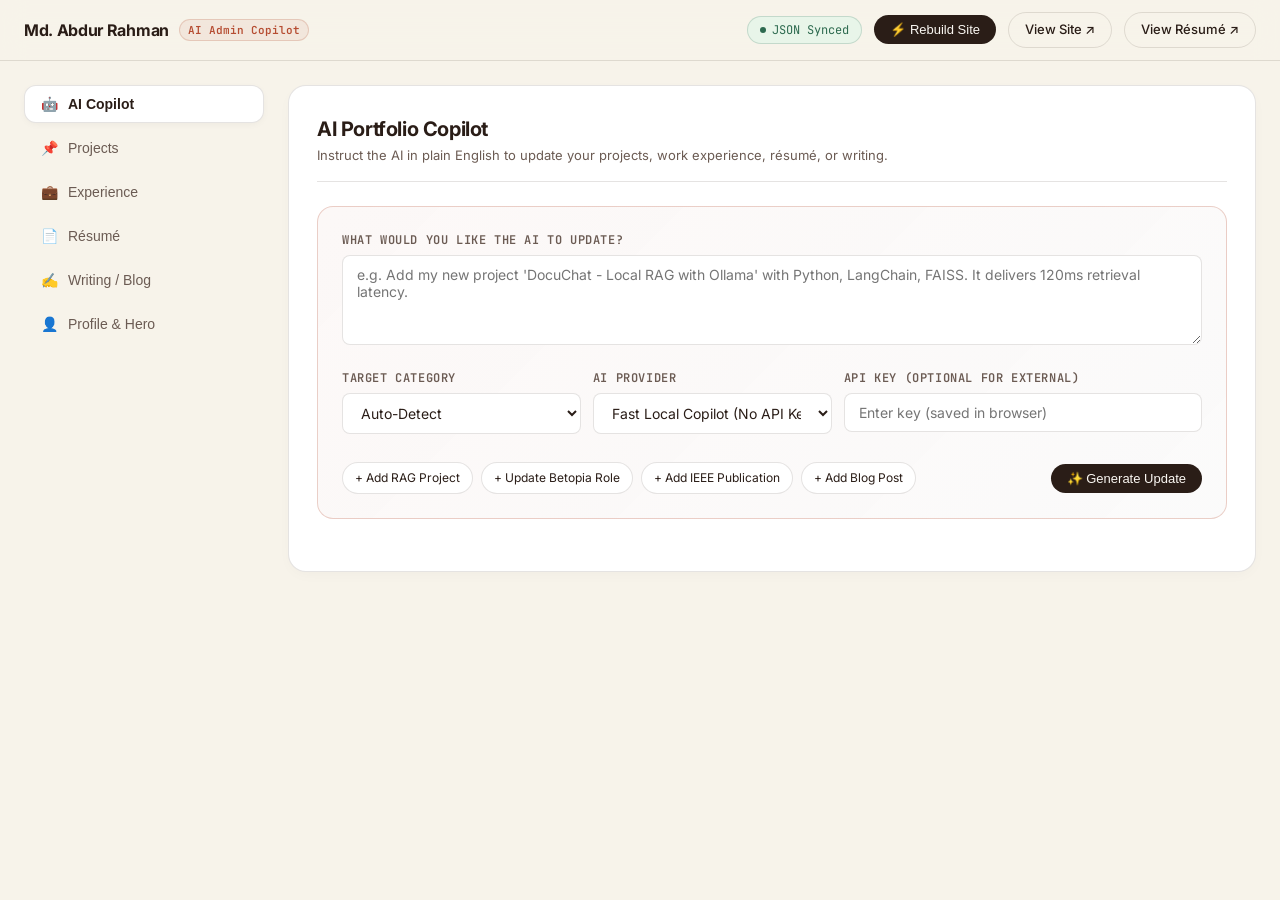
<file: admin/index.html>
<!DOCTYPE html>
<html lang="en">
<head>
  <meta charset="UTF-8">
  <meta name="viewport" content="width=device-width, initial-scale=1.0">
  <title>Admin Dashboard & AI Copilot — Md. Abdur Rahman</title>
  <link rel="preconnect" href="https://fonts.googleapis.com">
  <link rel="preconnect" href="https://fonts.gstatic.com" crossorigin>
  <link href="https://fonts.googleapis.com/css2?family=Inter:wght@400;500;600;700&family=JetBrains+Mono:wght@400;500;600&display=swap" rel="stylesheet">
  <link rel="stylesheet" href="admin.css">
</head>
<body>

  <!-- Top Header Bar -->
  <header class="admin-header">
    <div class="brand-badge">
      <h1>Md. Abdur Rahman</h1>
      <span class="badge-tag">AI Admin Copilot</span>
    </div>

    <div class="header-actions">
      <div class="status-pill">
        <span class="status-dot"></span>
        <span>JSON Synced</span>
      </div>
      <button id="btn-global-rebuild" class="btn-pill btn-primary">
        <span>⚡ Rebuild Site</span>
      </button>
      <a href="/" target="_blank" class="btn-pill btn-secondary">
        <span>View Site ↗</span>
      </a>
      <a href="/resume" target="_blank" class="btn-pill btn-secondary">
        <span>View Résumé ↗</span>
      </a>
    </div>
  </header>

  <!-- Main Shell -->
  <div class="admin-shell">
    
    <!-- Sidebar Navigation Tabs -->
    <aside class="sidebar-nav">
      <button class="nav-tab-btn is-active" data-tab="copilot">
        <span class="tab-icon">🤖</span>
        <span>AI Copilot</span>
      </button>
      <button class="nav-tab-btn" data-tab="projects">
        <span class="tab-icon">📌</span>
        <span>Projects</span>
      </button>
      <button class="nav-tab-btn" data-tab="experience">
        <span class="tab-icon">💼</span>
        <span>Experience</span>
      </button>
      <button class="nav-tab-btn" data-tab="resume">
        <span class="tab-icon">📄</span>
        <span>Résumé</span>
      </button>
      <button class="nav-tab-btn" data-tab="writing">
        <span class="tab-icon">✍️</span>
        <span>Writing / Blog</span>
      </button>
      <button class="nav-tab-btn" data-tab="profile">
        <span class="tab-icon">👤</span>
        <span>Profile & Hero</span>
      </button>
    </aside>

    <!-- Main Content Area -->
    <main>

      <!-- TAB 1: AI COPILOT -->
      <section id="tab-copilot" class="tab-content is-active">
        <div class="tab-title-row">
          <div>
            <h2>AI Portfolio Copilot</h2>
            <p>Instruct the AI in plain English to update your projects, work experience, résumé, or writing.</p>
          </div>
        </div>

        <div class="ai-copilot-card">
          <div class="form-group">
            <label for="ai-prompt-input">What would you like the AI to update?</label>
            <textarea id="ai-prompt-input" class="form-control" rows="3" placeholder="e.g. Add my new project 'DocuChat - Local RAG with Ollama' with Python, LangChain, FAISS. It delivers 120ms retrieval latency."></textarea>
          </div>

          <div style="display: grid; grid-template-columns: 1fr 1fr 1.5fr; gap: 12px; margin-bottom: 16px;">
            <div class="form-group" style="margin-bottom:0;">
              <label>Target Category</label>
              <select id="ai-target-select" class="form-control">
                <option value="auto">Auto-Detect</option>
                <option value="projects">Projects (projects.json)</option>
                <option value="experience">Experience (experience.json)</option>
                <option value="resume">Résumé (resume.json)</option>
                <option value="writing">Writing / Blog (writing.json)</option>
                <option value="profile">Profile (profile.json)</option>
              </select>
            </div>

            <div class="form-group" style="margin-bottom:0;">
              <label>AI Provider</label>
              <select id="ai-provider-select" class="form-control">
                <option value="local">Fast Local Copilot (No API Key)</option>
                <option value="gemini">Google Gemini 2.0 Flash</option>
                <option value="openai">OpenAI GPT-4o</option>
              </select>
            </div>

            <div class="form-group" style="margin-bottom:0;">
              <label>API Key (Optional for External)</label>
              <input type="password" id="ai-apikey-input" class="form-control" placeholder="Enter key (saved in browser)">
            </div>
          </div>

          <div style="display:flex; justify-content:space-between; align-items:center;">
            <div class="prompt-suggestions">
              <span class="suggestion-chip" data-target="projects" data-prompt='Add project: "DocuChat - Local RAG" with Python, LangChain, and ChromaDB.'>+ Add RAG Project</span>
              <span class="suggestion-chip" data-target="experience" data-prompt='Add responsibility to Betopia: "Deployed multi-tenant prefix caching on Blackwell GPUs with 400 req/s throughput."'>+ Update Betopia Role</span>
              <span class="suggestion-chip" data-target="resume" data-prompt='Add publication: "Deep Reinforcement Learning for Real-Time LLM Safeguards", IEEE 2026.'>+ Add IEEE Publication</span>
              <span class="suggestion-chip" data-target="writing" data-prompt='Add article: "Practical Lessons Serving DeepSeek on Single-GPU Clusters"'>+ Add Blog Post</span>
            </div>

            <button id="btn-run-ai" class="btn-pill btn-primary" style="margin-top: 12px;">
              <span>✨ Generate Update</span>
            </button>
          </div>
        </div>

        <!-- Diff Viewer Card (Hidden initially) -->
        <div id="ai-diff-card" class="item-card" style="display: none; border-color: rgba(182, 77, 50, 0.4);">
          <div class="item-header">
            <h3 id="diff-target-label" style="color: var(--terracotta);">Proposed Update</h3>
            <button id="btn-apply-ai-diff" class="btn-pill btn-primary">
              <span>✓ Approve & Rebuild Site</span>
            </button>
          </div>
          <p style="font-size: 13px; color: var(--text-muted);">Review the proposed JSON changes before applying them to your portfolio files.</p>
          <div id="diff-viewer" class="diff-container"></div>
        </div>
      </section>

      <!-- TAB 2: PROJECTS -->
      <section id="tab-projects" class="tab-content">
        <div class="tab-title-row">
          <div>
            <h2>Selected Work & Projects</h2>
            <p>Manage portfolio showcase projects and technical deep-dives.</p>
          </div>
          <button class="btn-pill btn-primary" onclick="showAddProjectModal()">+ Add Project</button>
        </div>
        <div id="projects-list" class="items-grid"></div>
      </section>

      <!-- TAB 3: EXPERIENCE -->
      <section id="tab-experience" class="tab-content">
        <div class="tab-title-row">
          <div>
            <h2>Engineering Career Timeline</h2>
            <p>Manage full-time roles, achievements, and impact bullets.</p>
          </div>
        </div>
        <div id="experience-list" class="items-grid"></div>
      </section>

      <!-- TAB 4: RESUME -->
      <section id="tab-resume" class="tab-content">
        <div class="tab-title-row">
          <div>
            <h2>Résumé & PDF Synchronization</h2>
            <p>Sync your HTML résumé summary, skills, and binary PDF.</p>
          </div>
          <button class="btn-pill btn-primary" onclick="saveResumeSummary()">Save Changes</button>
        </div>

        <div class="form-group">
          <label>Executive Summary</label>
          <textarea id="resume-summary-input" class="form-control" rows="4"></textarea>
        </div>

        <div class="form-group">
          <label>Revision Date Badge (e.g. September 2026)</label>
          <input type="text" id="resume-rev-date" class="form-control" style="max-width: 300px;">
        </div>

        <div class="form-group">
          <label>Technical Skills Matrix</label>
          <div id="resume-skills-list" style="display: grid; grid-template-columns: repeat(auto-fill, minmax(280px, 1fr)); gap: 12px;"></div>
        </div>

        <div class="form-group" style="margin-top: 24px;">
          <label>Upload & Replace resume.pdf</label>
          <div id="pdf-dropzone" class="pdf-dropzone">
            <input type="file" id="pdf-file-input" accept=".pdf">
            <p style="font-weight: 600; font-size: 14px;">Drop updated PDF here or click to browse</p>
            <p style="font-size: 12px; color: var(--text-muted); margin-top: 4px;">Instantly updates resume.pdf and syncs the /resume page.</p>
          </div>
        </div>
      </section>

      <!-- TAB 5: WRITING -->
      <section id="tab-writing" class="tab-content">
        <div class="tab-title-row">
          <div>
            <h2>Articles & Engineering Notes</h2>
            <p>Manage blog posts, case studies, and LinkedIn technical publications.</p>
          </div>
          <button class="btn-pill btn-primary" onclick="showAddWritingModal()">+ Add Article</button>
        </div>
        <div id="writing-list" class="items-grid"></div>
      </section>

      <!-- TAB 6: PROFILE -->
      <section id="tab-profile" class="tab-content">
        <div class="tab-title-row">
          <div>
            <h2>Profile & Hero Information</h2>
            <p>Configure personal details, headline specs, and social links.</p>
          </div>
          <button class="btn-pill btn-primary" onclick="saveProfile()">Save Profile</button>
        </div>

        <div style="display: grid; grid-template-columns: 1fr 1fr; gap: 16px;">
          <div class="form-group">
            <label>Full Name</label>
            <input type="text" id="prof-name" class="form-control">
          </div>
          <div class="form-group">
            <label>Primary Title</label>
            <input type="text" id="prof-title" class="form-control">
          </div>
        </div>

        <div class="form-group">
          <label>Hero Spec Line</label>
          <input type="text" id="prof-spec" class="form-control">
        </div>

        <div class="form-group">
          <label>Hero Description</label>
          <textarea id="prof-hero-desc" class="form-control" rows="3"></textarea>
        </div>

        <div style="display: grid; grid-template-columns: 1fr 1fr; gap: 16px;">
          <div class="form-group">
            <label>Email</label>
            <input type="email" id="prof-email" class="form-control">
          </div>
          <div class="form-group">
            <label>Phone</label>
            <input type="text" id="prof-phone" class="form-control">
          </div>
        </div>
      </section>

    </main>
  </div>

  <script src="admin.js"></script>
</body>
</html>
</file>
<file: admin/admin.css>
:root {
  --bg-warm: #F7F3EA;
  --bg-card: #FFFFFF;
  --bg-card-subtle: #FAF7F2;
  --espresso: #2A1D17;
  --terracotta: #B64D32;
  --terracotta-light: rgba(182, 77, 50, 0.08);
  --border-subtle: rgba(42, 29, 23, 0.12);
  --border-focus: rgba(182, 77, 50, 0.45);
  --text-muted: #6B5B53;
  --font-sans: 'Inter', -apple-system, BlinkMacSystemFont, 'Segoe UI', Roboto, sans-serif;
  --font-mono: 'JetBrains Mono', monospace;
}

* {
  box-sizing: border-box;
  margin: 0;
  padding: 0;
}

body {
  background-color: var(--bg-warm);
  color: var(--espresso);
  font-family: var(--font-sans);
  line-height: 1.5;
  min-height: 100vh;
}

/* Header */
.admin-header {
  position: sticky;
  top: 0;
  z-index: 50;
  background: rgba(247, 243, 234, 0.92);
  backdrop-filter: blur(12px);
  -webkit-backdrop-filter: blur(12px);
  border-bottom: 1px solid var(--border-subtle);
  padding: 12px 24px;
  display: flex;
  align-items: center;
  justify-content: space-between;
}

.brand-badge {
  display: inline-flex;
  align-items: center;
  gap: 10px;
}

.brand-badge h1 {
  font-size: 16px;
  font-weight: 700;
  letter-spacing: -0.02em;
}

.brand-badge .badge-tag {
  font-family: var(--font-mono);
  font-size: 11px;
  padding: 2px 8px;
  border-radius: 9999px;
  background: var(--terracotta-light);
  color: var(--terracotta);
  border: 1px solid rgba(182, 77, 50, 0.2);
  font-weight: 600;
}

.header-actions {
  display: flex;
  align-items: center;
  gap: 12px;
}

.status-pill {
  font-family: var(--font-mono);
  font-size: 12px;
  display: inline-flex;
  align-items: center;
  gap: 6px;
  color: #2D6A4F;
  background: #E8F5E9;
  padding: 4px 12px;
  border-radius: 9999px;
  border: 1px solid rgba(45, 106, 79, 0.2);
}

.status-dot {
  width: 6px;
  height: 6px;
  border-radius: 50%;
  background: #2D6A4F;
  animation: pulse 2s infinite;
}

@keyframes pulse {
  0% { transform: scale(0.95); opacity: 0.8; }
  50% { transform: scale(1.2); opacity: 1; }
  100% { transform: scale(0.95); opacity: 0.8; }
}

.btn-pill {
  display: inline-flex;
  align-items: center;
  gap: 6px;
  padding: 7px 16px;
  border-radius: 9999px;
  font-size: 13px;
  font-weight: 500;
  text-decoration: none;
  cursor: pointer;
  transition: all 180ms ease;
  border: none;
}

.btn-primary {
  background: var(--espresso);
  color: #FAF7F2;
}

.btn-primary:hover {
  background: var(--terracotta);
  transform: translateY(-1px);
}

.btn-secondary {
  background: transparent;
  color: var(--espresso);
  border: 1px solid var(--border-subtle);
}

.btn-secondary:hover {
  background: rgba(42, 29, 23, 0.05);
  border-color: var(--terracotta);
  color: var(--terracotta);
}

/* Layout */
.admin-shell {
  max-width: 1360px;
  margin: 0 auto;
  padding: 24px;
  display: grid;
  grid-template-columns: 240px 1fr;
  gap: 24px;
}

@media (max-width: 900px) {
  .admin-shell {
    grid-template-columns: 1fr;
  }
}

/* Sidebar Nav */
.sidebar-nav {
  display: flex;
  flex-direction: column;
  gap: 6px;
}

.nav-tab-btn {
  display: flex;
  align-items: center;
  gap: 10px;
  padding: 10px 16px;
  border-radius: 12px;
  border: 1px solid transparent;
  background: transparent;
  color: var(--text-muted);
  font-size: 14px;
  font-weight: 500;
  cursor: pointer;
  text-align: left;
  transition: all 150ms ease;
}

.nav-tab-btn:hover {
  background: rgba(42, 29, 23, 0.04);
  color: var(--espresso);
}

.nav-tab-btn.is-active {
  background: var(--bg-card);
  color: var(--espresso);
  font-weight: 600;
  border-color: var(--border-subtle);
  box-shadow: 0 2px 8px -2px rgba(42, 29, 23, 0.06);
}

.nav-tab-btn.is-active .tab-icon {
  color: var(--terracotta);
}

/* Main Content Surface */
.tab-content {
  display: none;
  background: var(--bg-card);
  border: 1px solid var(--border-subtle);
  border-radius: 18px;
  padding: 28px;
  box-shadow: 0 4px 16px -4px rgba(42, 29, 23, 0.04);
}

.tab-content.is-active {
  display: block;
}

.tab-title-row {
  display: flex;
  align-items: center;
  justify-content: space-between;
  margin-bottom: 24px;
  padding-bottom: 16px;
  border-bottom: 1px solid var(--border-subtle);
}

.tab-title-row h2 {
  font-size: 20px;
  font-weight: 700;
  letter-spacing: -0.02em;
}

.tab-title-row p {
  font-size: 13px;
  color: var(--text-muted);
  margin-top: 2px;
}

/* Cards & Forms */
.form-group {
  margin-bottom: 18px;
}

.form-group label {
  display: block;
  font-size: 12px;
  font-family: var(--font-mono);
  font-weight: 600;
  text-transform: uppercase;
  letter-spacing: 0.05em;
  color: var(--text-muted);
  margin-bottom: 6px;
}

.form-control {
  width: 100%;
  padding: 10px 14px;
  border-radius: 8px;
  border: 1px solid var(--border-subtle);
  background: #FFF;
  font-family: var(--font-sans);
  font-size: 14px;
  color: var(--espresso);
  outline: none;
  transition: border-color 150ms ease;
}

.form-control:focus {
  border-color: var(--terracotta);
  box-shadow: 0 0 0 3px rgba(182, 77, 50, 0.12);
}

textarea.form-control {
  min-height: 90px;
  resize: vertical;
}

.items-grid {
  display: grid;
  grid-template-columns: repeat(auto-fill, minmax(320px, 1fr));
  gap: 16px;
  margin-bottom: 24px;
}

.item-card {
  background: var(--bg-card-subtle);
  border: 1px solid var(--border-subtle);
  border-radius: 12px;
  padding: 16px;
  display: flex;
  flex-direction: column;
  justify-content: space-between;
  transition: all 180ms ease;
}

.item-card:hover {
  border-color: rgba(182, 77, 50, 0.35);
  box-shadow: 0 4px 12px rgba(42, 29, 23, 0.04);
}

.item-header {
  display: flex;
  justify-content: space-between;
  align-items: flex-start;
  margin-bottom: 8px;
}

.item-header h3 {
  font-size: 15px;
  font-weight: 600;
}

.item-meta {
  font-family: var(--font-mono);
  font-size: 11px;
  color: var(--text-muted);
}

.item-desc {
  font-size: 13px;
  color: var(--text-muted);
  line-height: 1.4;
  margin-bottom: 12px;
}

.item-actions {
  display: flex;
  gap: 8px;
  border-top: 1px solid var(--border-subtle);
  padding-top: 10px;
  margin-top: 8px;
}

.btn-xs {
  font-size: 11px;
  padding: 4px 10px;
  border-radius: 6px;
  font-family: var(--font-mono);
  cursor: pointer;
  border: 1px solid var(--border-subtle);
  background: #FFF;
}

.btn-xs.btn-danger {
  color: #C53030;
}

.btn-xs.btn-danger:hover {
  background: #FFF5F5;
  border-color: #FEB2B2;
}

/* AI Copilot Panel */
.ai-copilot-card {
  background: linear-gradient(135deg, rgba(182, 77, 50, 0.04), rgba(42, 29, 23, 0.02));
  border: 1px solid rgba(182, 77, 50, 0.25);
  border-radius: 16px;
  padding: 24px;
  margin-bottom: 24px;
}

.prompt-suggestions {
  display: flex;
  flex-wrap: wrap;
  gap: 8px;
  margin-top: 12px;
}

.suggestion-chip {
  font-size: 12px;
  padding: 6px 12px;
  border-radius: 9999px;
  background: #FFF;
  border: 1px solid var(--border-subtle);
  color: var(--espresso);
  cursor: pointer;
  transition: all 150ms ease;
}

.suggestion-chip:hover {
  border-color: var(--terracotta);
  background: var(--terracotta-light);
  color: var(--terracotta);
}

/* Diff Viewer */
.diff-container {
  background: #1E1E1E;
  color: #D4D4D4;
  font-family: var(--font-mono);
  font-size: 12px;
  padding: 16px;
  border-radius: 10px;
  overflow-x: auto;
  max-height: 400px;
  margin-top: 16px;
  white-space: pre-wrap;
}

.diff-add { color: #81C784; background: rgba(76, 175, 80, 0.15); display: block; }
.diff-remove { color: #E57373; background: rgba(244, 67, 54, 0.15); display: block; }

/* PDF Upload Zone */
.pdf-dropzone {
  border: 2px dashed rgba(42, 29, 23, 0.2);
  border-radius: 12px;
  padding: 32px;
  text-align: center;
  background: var(--bg-card-subtle);
  cursor: pointer;
  transition: all 180ms ease;
}

.pdf-dropzone:hover {
  border-color: var(--terracotta);
  background: var(--terracotta-light);
}

.pdf-dropzone input {
  display: none;
}
</file>
